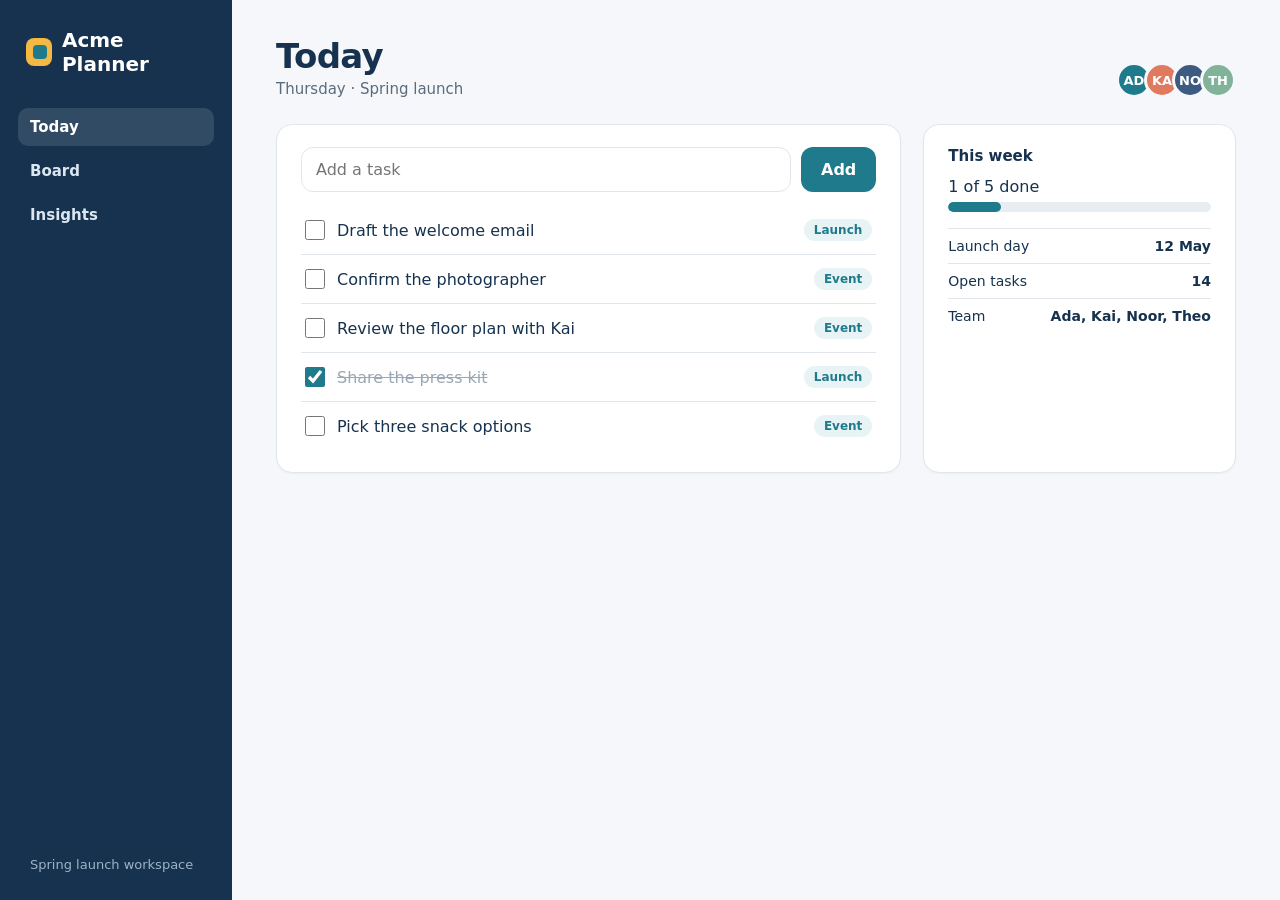
<file: examples/demo-app/site/index.html>
<!doctype html><html lang="en"><head><meta charset="utf-8"><title>Today · Acme Planner</title><link rel="stylesheet" href="style.css"></head>
<body><nav><div class="brand"><i></i>Acme Planner</div><a href="index.html">Today</a><a href="board.html">Board</a><a href="insights.html">Insights</a><div class="foot">Spring launch workspace</div></nav>
<main>
<header><div><h1>Today</h1><div class="sub">Thursday · Spring launch</div></div><div class="people"><span style="background:#1F7A8C">AD</span><span style="background:#E07A5F">KA</span><span style="background:#3D5A80">NO</span><span style="background:#81B29A">TH</span></div></header>
<div class="grid">
<section class="card" id="today-card">
<form class="add" id="add"><input placeholder="Add a task" aria-label="Add a task"><button type="submit">Add</button></form>
<ul class="tasks" id="tasks-list">
<li><input type="checkbox" id="t1"><label for="t1">Draft the welcome email</label><span class="tag">Launch</span></li>
<li><input type="checkbox" id="t2"><label for="t2">Confirm the photographer</label><span class="tag">Event</span></li>
<li><input type="checkbox" id="t3"><label for="t3">Review the floor plan with Kai</label><span class="tag">Event</span></li>
<li class="done"><input type="checkbox" id="t4" checked><label for="t4">Share the press kit</label><span class="tag">Launch</span></li>
<li><input type="checkbox" id="t5"><label for="t5">Pick three snack options</label><span class="tag">Event</span></li>
</ul>
</section>
<aside class="card side" id="progress">
<h3>This week</h3><div id="count"></div><div class="meter"><b id="meter"></b></div>
<div class="row"><span>Launch day</span><b>12 May</b></div>
<div class="row"><span>Open tasks</span><b>14</b></div>
<div class="row"><span>Team</span><b>Ada, Kai, Noor, Theo</b></div>
</aside>
</div>
</main>
<script src="app.js"></script></body></html>
</file>
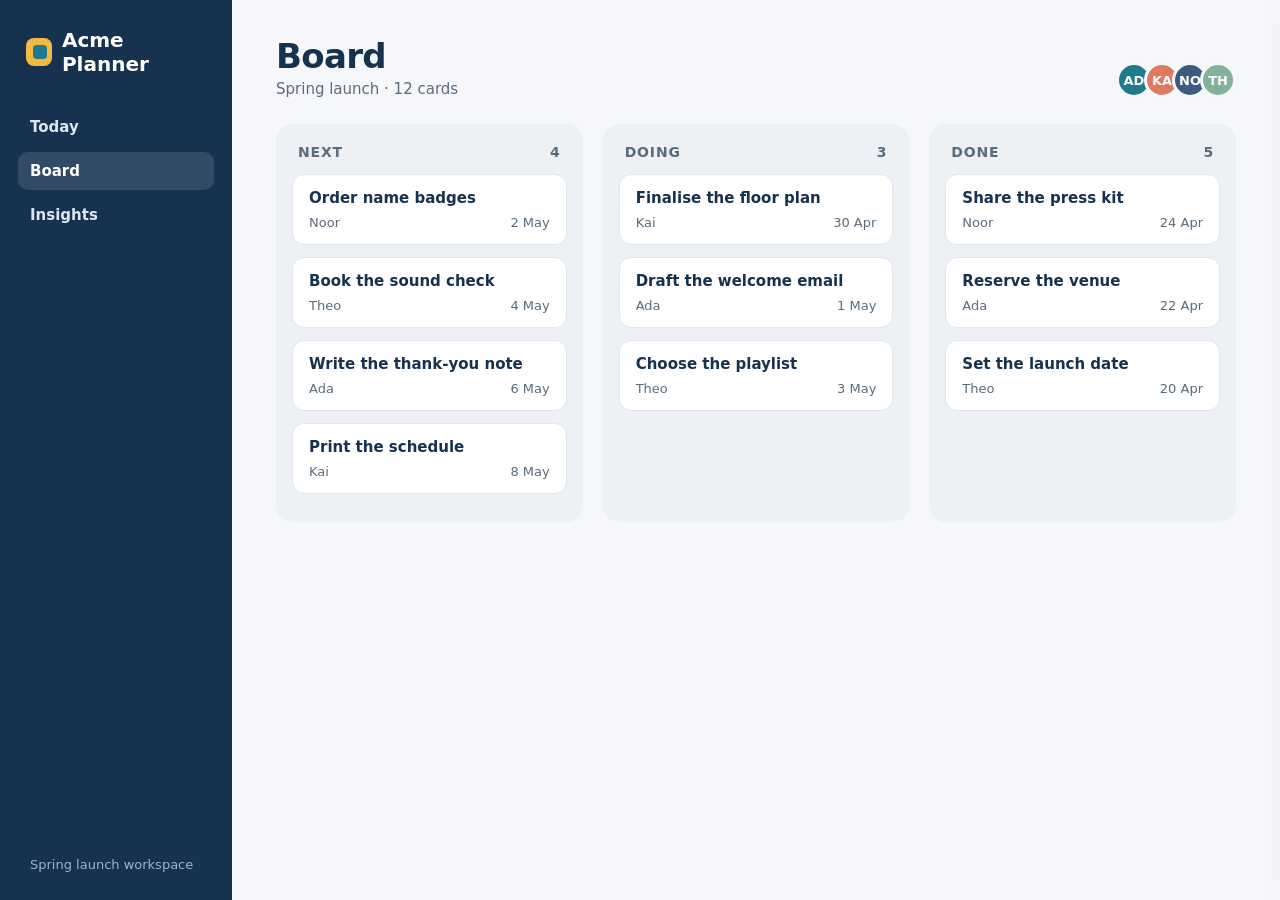
<file: examples/demo-app/site/board.html>
<!doctype html><html lang="en"><head><meta charset="utf-8"><title>Board · Acme Planner</title><link rel="stylesheet" href="style.css"></head>
<body><nav><div class="brand"><i></i>Acme Planner</div><a href="index.html">Today</a><a href="board.html">Board</a><a href="insights.html">Insights</a><div class="foot">Spring launch workspace</div></nav>
<main>
<header><div><h1>Board</h1><div class="sub">Spring launch · 12 cards</div></div><div class="people"><span style="background:#1F7A8C">AD</span><span style="background:#E07A5F">KA</span><span style="background:#3D5A80">NO</span><span style="background:#81B29A">TH</span></div></header>
<div class="cols">
<section class="col" id="col-next"><h3>Next <span>4</span></h3>
<div class="tile" data-owner="Noor" data-due="2 May"><b>Order name badges</b><small><span>Noor</span><span>2 May</span></small></div>
<div class="tile" data-owner="Theo" data-due="4 May"><b>Book the sound check</b><small><span>Theo</span><span>4 May</span></small></div>
<div class="tile" data-owner="Ada" data-due="6 May"><b>Write the thank-you note</b><small><span>Ada</span><span>6 May</span></small></div>
<div class="tile" data-owner="Kai" data-due="8 May"><b>Print the schedule</b><small><span>Kai</span><span>8 May</span></small></div>
</section>
<section class="col" id="col-doing"><h3>Doing <span>3</span></h3>
<div class="tile" data-owner="Kai" data-due="30 Apr"><b>Finalise the floor plan</b><small><span>Kai</span><span>30 Apr</span></small></div>
<div class="tile" data-owner="Ada" data-due="1 May"><b>Draft the welcome email</b><small><span>Ada</span><span>1 May</span></small></div>
<div class="tile" data-owner="Theo" data-due="3 May"><b>Choose the playlist</b><small><span>Theo</span><span>3 May</span></small></div>
</section>
<section class="col" id="col-done"><h3>Done <span>5</span></h3>
<div class="tile" data-owner="Noor" data-due="24 Apr"><b>Share the press kit</b><small><span>Noor</span><span>24 Apr</span></small></div>
<div class="tile" data-owner="Ada" data-due="22 Apr"><b>Reserve the venue</b><small><span>Ada</span><span>22 Apr</span></small></div>
<div class="tile" data-owner="Theo" data-due="20 Apr"><b>Set the launch date</b><small><span>Theo</span><span>20 Apr</span></small></div>
</section>
</div>
<aside id="detail"><div class="sub">Card</div><h2></h2>
<div class="kv"><span>Owner</span><b data-owner></b><span>Due</span><b data-due></b><span>Project</span><b>Spring launch</b></div>
<b>Checklist</b><ul><li>Collect the final guest list</li><li>Pick a badge template</li><li>Send the order to the printer</li></ul></aside>
</main>
<script src="app.js"></script></body></html>
</file>
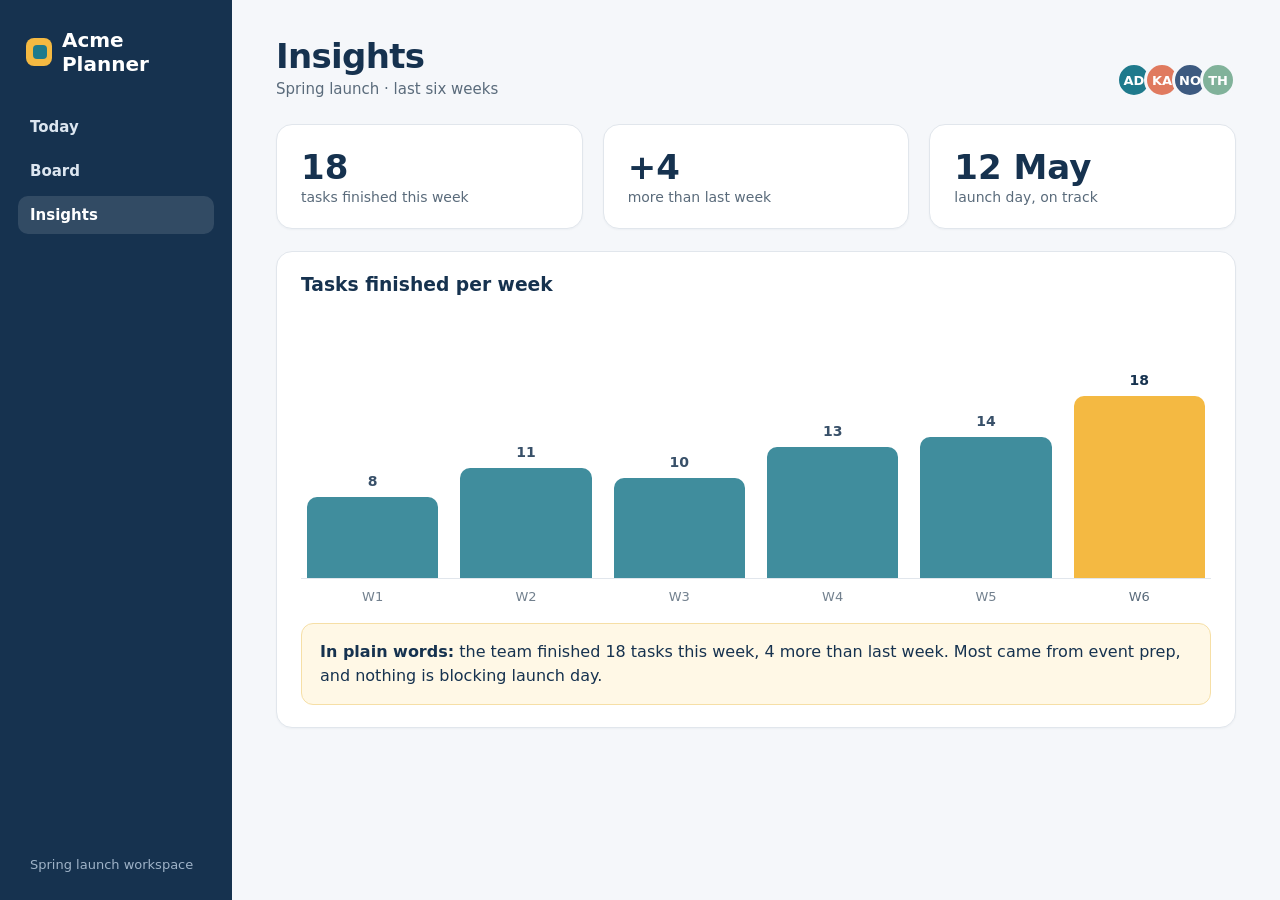
<file: examples/demo-app/site/insights.html>
<!doctype html><html lang="en"><head><meta charset="utf-8"><title>Insights · Acme Planner</title><link rel="stylesheet" href="style.css"></head>
<body><nav><div class="brand"><i></i>Acme Planner</div><a href="index.html">Today</a><a href="board.html">Board</a><a href="insights.html">Insights</a><div class="foot">Spring launch workspace</div></nav>
<main>
<header><div><h1>Insights</h1><div class="sub">Spring launch · last six weeks</div></div><div class="people"><span style="background:#1F7A8C">AD</span><span style="background:#E07A5F">KA</span><span style="background:#3D5A80">NO</span><span style="background:#81B29A">TH</span></div></header>
<div class="stats">
<div class="card stat"><b>18</b><span>tasks finished this week</span></div>
<div class="card stat"><b>+4</b><span>more than last week</span></div>
<div class="card stat"><b>12 May</b><span>launch day, on track</span></div>
</div>
<section class="card" id="chart"><h3 style="margin-bottom:34px">Tasks finished per week</h3>
<div class="bars"><div style="height:34%"><i>8</i><em>W1</em></div><div style="height:46%"><i>11</i><em>W2</em></div><div style="height:42%"><i>10</i><em>W3</em></div><div style="height:55%"><i>13</i><em>W4</em></div><div style="height:59%"><i>14</i><em>W5</em></div><div style="height:76%"><i>18</i><em>W6</em></div></div>
<div class="summary"><b>In plain words:</b> the team finished 18 tasks this week, 4 more than last week. Most came from event prep, and nothing is blocking launch day.</div>
</section>
</main>
<script src="app.js"></script></body></html>
</file>
<file: examples/demo-app/site/style.css>
:root{--ink:#16324F;--accent:#1F7A8C;--sun:#F4B942;--bg:#F5F7FA;--line:#E1E6EC;--muted:#5A6B7B;--card:#fff}
*{box-sizing:border-box;margin:0;padding:0}
body{font-family:system-ui,-apple-system,"Segoe UI",Roboto,"Helvetica Neue",Arial,sans-serif;background:var(--bg);color:var(--ink);display:flex;min-height:100vh}
nav{width:232px;background:var(--ink);color:#fff;padding:28px 18px;display:flex;flex-direction:column;gap:6px}
nav .brand{display:flex;align-items:center;gap:10px;font-weight:800;font-size:20px;margin:0 8px 26px}
nav .brand i{width:28px;height:28px;border-radius:8px;background:var(--sun);display:inline-block;position:relative}
nav .brand i:after{content:"";position:absolute;left:7px;top:7px;width:14px;height:14px;border-radius:4px;background:var(--accent)}
nav a{color:#DCE6F0;text-decoration:none;padding:10px 12px;border-radius:10px;font-weight:600;font-size:15px}
nav a.on,nav a:hover{background:rgba(255,255,255,.12);color:#fff}
nav .foot{margin-top:auto;font-size:13px;color:#9FB3C8;padding:0 12px}
main{flex:1;padding:36px 44px;max-width:1208px}
header{display:flex;align-items:flex-end;justify-content:space-between;margin-bottom:26px}
h1{font-size:34px;letter-spacing:-.02em}
.sub{color:var(--muted);font-size:15px;margin-top:4px}
.people{display:flex}
.people span{width:36px;height:36px;border-radius:50%;display:grid;place-items:center;font-weight:700;font-size:13px;color:#fff;border:3px solid var(--bg);margin-left:-8px}
.card{background:var(--card);border:1px solid var(--line);border-radius:16px;padding:22px 24px;box-shadow:0 1px 2px rgba(22,50,79,.04)}
.grid{display:grid;grid-template-columns:2fr 1fr;gap:22px}
.add{display:flex;gap:10px;margin-bottom:14px}
.add input{flex:1;font:inherit;font-size:16px;padding:12px 14px;border:1.5px solid var(--line);border-radius:12px;outline:none}
.add input:focus{border-color:var(--accent)}
.add button,.btn{font:inherit;font-weight:700;background:var(--accent);color:#fff;border:0;border-radius:12px;padding:0 20px;cursor:pointer}
ul.tasks{list-style:none}
ul.tasks li{display:flex;align-items:center;gap:12px;padding:13px 4px;border-top:1px solid var(--line);font-size:16px}
ul.tasks li:first-child{border-top:0}
ul.tasks input{width:20px;height:20px;accent-color:var(--accent)}
ul.tasks li.done label{color:#9AA7B4;text-decoration:line-through}
ul.tasks .tag{margin-left:auto;font-size:12px;font-weight:700;padding:4px 10px;border-radius:999px;background:#E8F3F5;color:var(--accent)}
ul.tasks li.new{animation:pop .5s ease-out}
@keyframes pop{from{background:#FFF6DF}to{background:transparent}}
.side h3{font-size:15px;margin-bottom:12px}
.side .row{display:flex;justify-content:space-between;padding:9px 0;border-top:1px solid var(--line);font-size:14px}
.side .row:first-of-type{border-top:0}
.meter{height:10px;background:#E8EDF2;border-radius:6px;margin:6px 0 16px;overflow:hidden}
.meter b{display:block;height:100%;background:var(--accent);border-radius:6px;transition:width .6s}
.cols{display:grid;grid-template-columns:repeat(3,1fr);gap:20px}
.col{background:#EDF1F5;border-radius:16px;padding:16px}
.col h3{font-size:14px;text-transform:uppercase;letter-spacing:.06em;color:var(--muted);margin:4px 6px 14px;display:flex;justify-content:space-between}
.tile{background:#fff;border:1px solid var(--line);border-radius:12px;padding:14px 16px;margin-bottom:12px;cursor:pointer;transition:box-shadow .2s,transform .2s}
.tile:hover{box-shadow:0 6px 18px rgba(22,50,79,.10);transform:translateY(-1px)}
.tile b{display:block;font-size:15px;margin-bottom:8px}
.tile small{color:var(--muted);font-size:13px;display:flex;justify-content:space-between}
#detail{position:fixed;top:0;right:0;bottom:0;width:420px;background:#fff;border-left:1px solid var(--line);box-shadow:-18px 0 40px rgba(22,50,79,.12);padding:34px 30px;transform:translateX(110%);transition:transform .45s cubic-bezier(.2,.8,.2,1)}
#detail.open{transform:none}
#detail h2{font-size:24px;margin:8px 0 18px}
#detail .kv{display:grid;grid-template-columns:110px 1fr;gap:10px 12px;font-size:15px;margin-bottom:22px}
#detail .kv span{color:var(--muted)}
#detail li{margin:8px 0 8px 18px}
.stats{display:grid;grid-template-columns:repeat(3,1fr);gap:20px;margin-bottom:22px}
.stat b{font-size:34px;display:block}
.stat span{color:var(--muted);font-size:14px}
.bars{display:flex;align-items:flex-end;gap:22px;height:250px;padding:10px 6px 0;border-bottom:1.5px solid var(--line)}
.bars div{flex:1;background:var(--accent);border-radius:10px 10px 0 0;position:relative;opacity:.85}
.bars div:last-child{background:var(--sun);opacity:1}
.bars div em{position:absolute;bottom:-26px;left:0;right:0;text-align:center;font-style:normal;font-size:13px;color:var(--muted)}
.bars div i{position:absolute;top:-24px;left:0;right:0;text-align:center;font-style:normal;font-weight:700;font-size:14px}
.summary{margin-top:44px;background:#FFF8E6;border:1px solid #F6DFA6;border-radius:12px;padding:16px 18px;font-size:16px;line-height:1.5}
</file>
